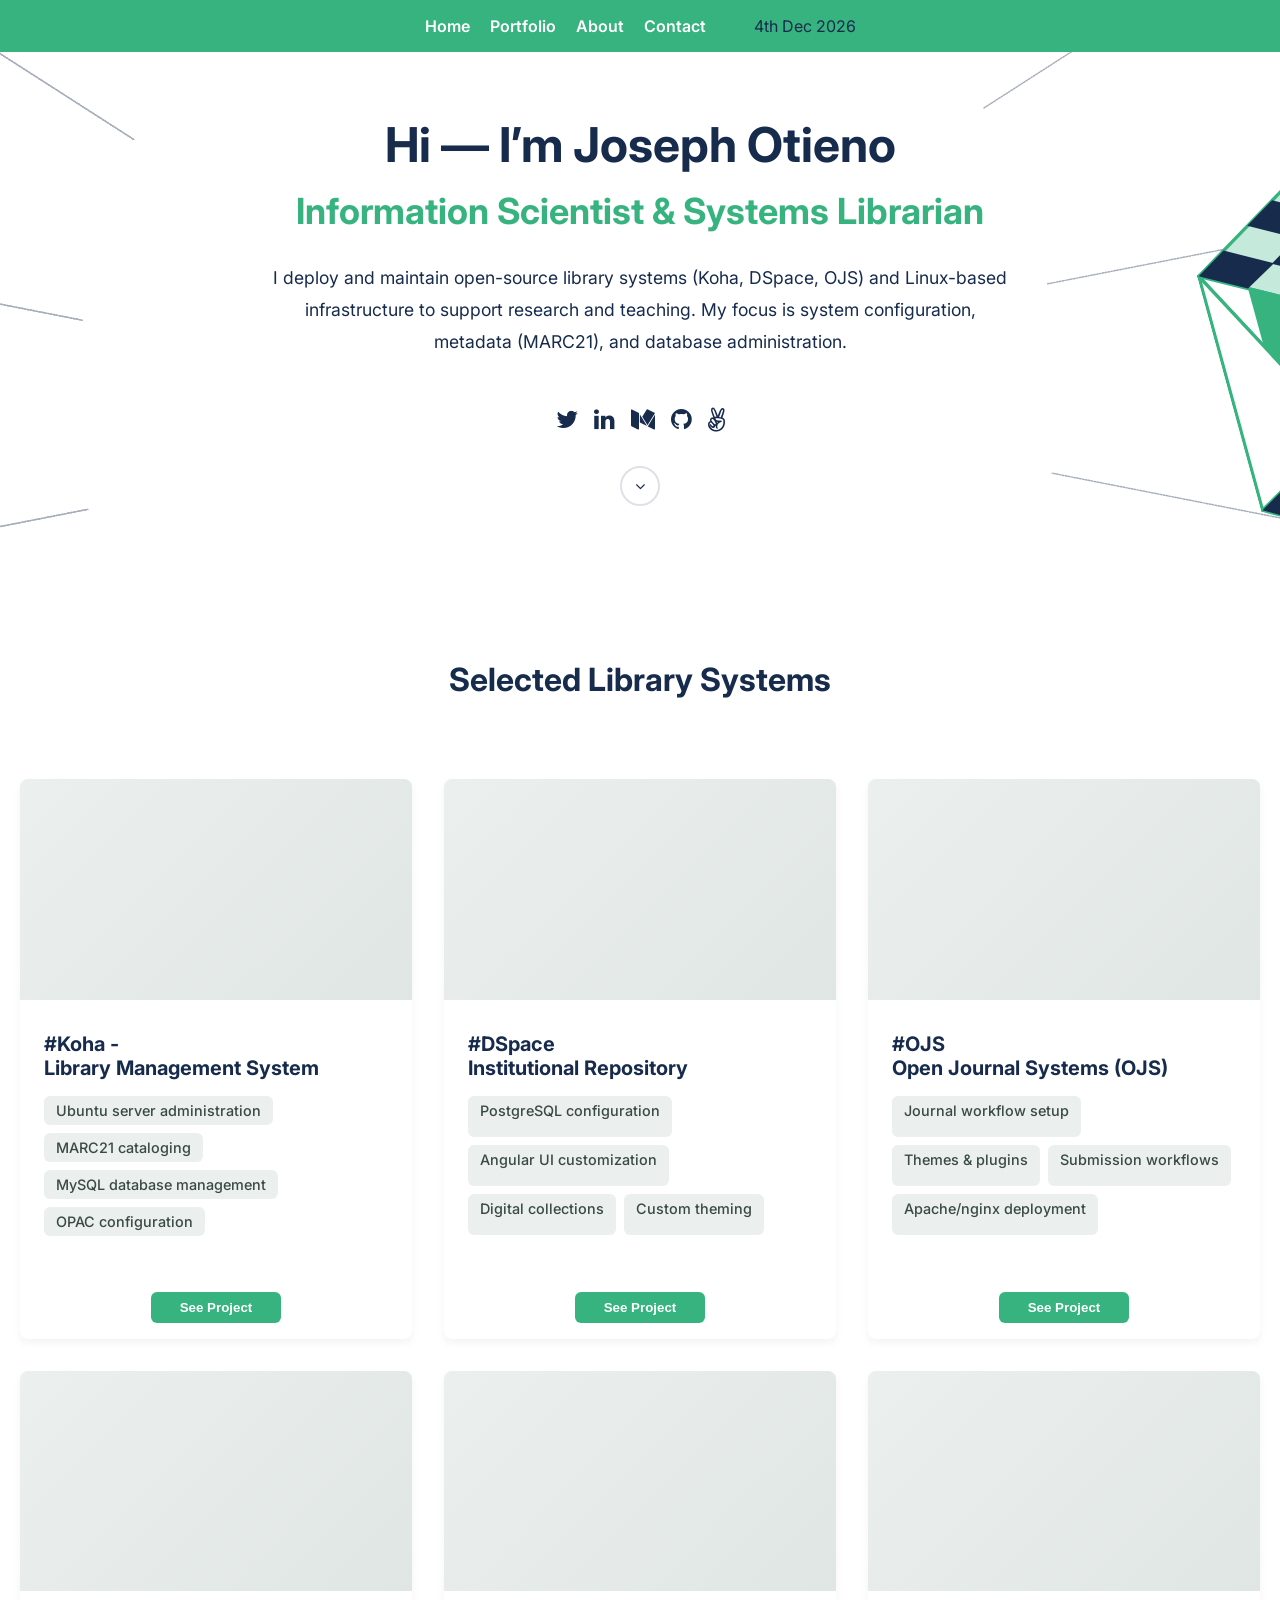
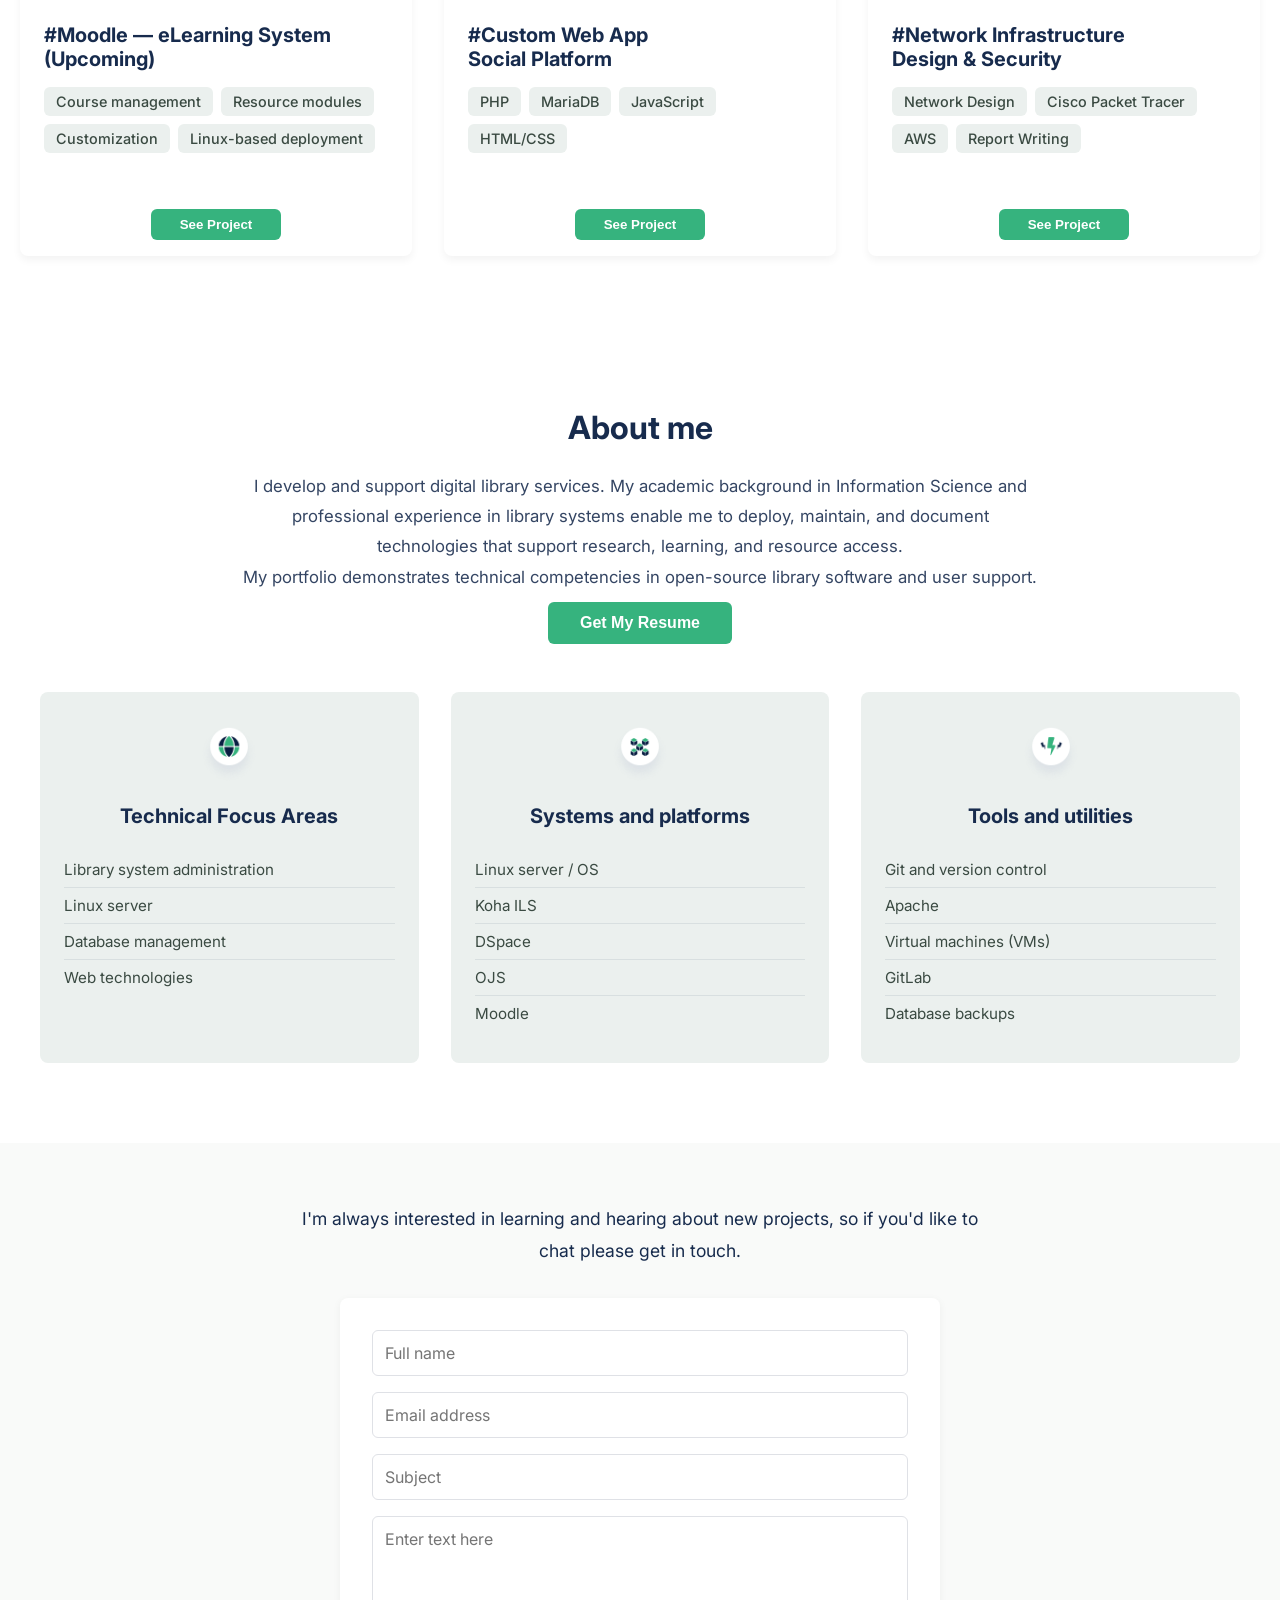
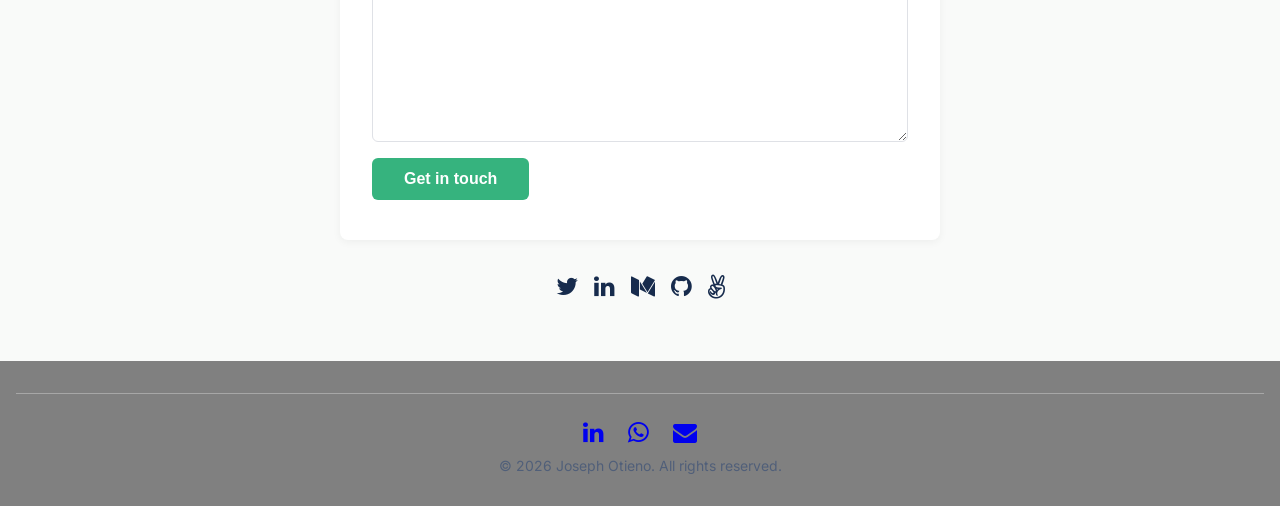
<file: index.html>
<!DOCTYPE html>
<html lang="en">
<head>
    <meta charset="UTF-8">
    <title>Joseph Otieno — Information Science Portfolio</title>
    <meta http-equiv="X-UA-Compatible" content="IE=edge">
    <meta name="viewport" content="width=device-width, initial-scale=1.0">
    
    <!-- FontAwesome for navigation icons -->
    <link rel="stylesheet" href="https://cdnjs.cloudflare.com/ajax/libs/font-awesome/4.7.0/css/font-awesome.min.css">
    
    <!-- Link to external CSS -->
    <link rel="stylesheet" href="./app.css">
    
    <!-- Google Fonts: Inter -->
    <link href="https://fonts.googleapis.com/css2?family=Inter:wght@500;600;700&display=swap" rel="stylesheet">
</head>
<body>

  <!-- Mobile Header -->
  <header class="head">
    <div class="heading_container">
      <a class="head_heading">Joseph Otieno — Information Science Portfolio</a>
    </div>
    <nav class="head_icon_holder" id="icon">
      <i class="fa fa-bars icon"></i>
      <div class="menu_holder" id="menu">
        <i class="fa fa-close" id="close"></i>
        <ul class="menu_links">
          <li><a href="#Home">Home</a></li>
          <li><a href="#Portfolio">Portfolio</a></li>
          <li><a href="#About">About</a></li>
          <li><a href="#contact">Contact</a></li>
        </ul>
      </div>
    </nav>
  </header>
  
<!-- Desktop Header -->
<header class="head_desktop" style="background-color: #36b37e; position: absolute; width: 100%;">
  <nav class="head_desktop_nav">
    <div class="nav_links">
      <a href="#Home">Home</a>
      <a href="#Portfolio">Portfolio</a>
      <a href="#About">About</a>
      <a href="#contact">Contact</a>
    </div>
    <div class="nav_date" id="nav_date"></div>
  </nav>
</header>


  <!-- Hero Section -->
  <div class="main">
    <article class="main_article">
      <h1 class="main_article_heading">
        Hi — I’m Joseph Otieno
        <u><br>Information Scientist & Systems Librarian</u>
      </h1>
      <p class="main_article_paragraph"> 
        I deploy and maintain open-source library systems (Koha, DSpace, OJS) and Linux-based infrastructure to support research and teaching. My focus is system configuration, metadata (MARC21), and database administration.
      </p>
    </article>

    <ul class="links">
      <li><i class="fa fa-twitter"></i></li>
      <li><i class="fa fa-linkedin"></i></li>
      <li><i class="fa fa-medium"></i></li>
      <li><i class="fa fa-github"></i></li>
      <li><i class="fa fa-angellist"></i></li>
    </ul>

    <nav class="arrow_down">
      <i class="fa fa-angle-down"></i>
    </nav>
  </div>

  <!-- Portfolio Section -->
  <main class="work" id="Portfolio">
    <hgroup class="work_header">
      <h2>Selected Library Systems</h2>
    </hgroup>
    <section class="work_body">
      <div id="project1amend1" class="details_amend"></div>
      <div id="project1amend1desc" class="details_amenddesc">
        <div id="project1amend1desc2"></div>
      </div>

      <!-- Project 1 -->
      <div class="project_one projects">
        <figure class="projectone_figure figures"></figure>
        <article class="projectone_details details">
          <h2>#Koha -<br>Library Management System</h2>
          <ul>
            <li>Ubuntu server administration</li>
            <li>MARC21 cataloging</li>
            <li>MySQL database management</li>
            <li>OPAC configuration</li>
          </ul>
        </article>
        <button type="button" class="see_project_button_1 main_buttons" onclick="getId(this.id)" id="1">
          See Project
        </button>
      </div>

      <!-- Project 2 -->
      <div class="project_two projects">
        <figure class="projecttwo_figure figures"></figure>
        <article class="projecttwo_details details">
          <h2>#DSpace<br>Institutional Repository</h2>
          <ul>
            <li>PostgreSQL configuration</li>
            <li>Angular UI customization</li>
            <li>Digital collections</li>
            <li>Custom theming</li>
          </ul>
        </article>
        <button type="button" class="see_project_button_2 main_buttons" onclick="getId(this.id)" id="2">
          See Project
        </button>
      </div>

      <!-- Project 3 -->
      <div class="project_three projects">
        <figure class="projectthree_figure figures"></figure>
        <article class="projectthree_details details">
          <h2>#OJS <br>Open Journal Systems (OJS)</h2>
          <ul>
            <li>Journal workflow setup</li>
            <li>Themes & plugins</li>
            <li>Submission workflows</li>
            <li>Apache/nginx deployment</li>
          </ul>
        </article>
        <button type="button" class="see_project_button_3 main_buttons" onclick="getId(this.id)" id="3">
          See Project
        </button>
      </div>

      <!-- Project 4 -->
      <div class="project_four projects">
        <figure class="projectfour_figure figures"></figure>
        <article class="projectfour_details details">
          <h2>#Moodle — eLearning System<br> <span class="upcoming">(Upcoming)</span></h2>
          <ul>
            <li>Course management</li>
            <li>Resource modules</li>
            <li>Customization</li>
            <li>Linux-based deployment</li>
          </ul>
        </article>
        <button type="button" class="see_project_button_4 main_buttons" onclick="getId(this.id)" id="4">
          See Project
        </button>
      </div>

      <!-- Project 5 -->
      <div class="project_five projects">
        <figure class="projectfive_figure figures"></figure>
        <article class="projectfive_details details">
          <h2>#Custom Web App<br>Social Platform</h2>
          <ul>
            <li>PHP</li>
            <li>MariaDB</li>
            <li>JavaScript</li>
            <li>HTML/CSS</li>
          </ul>
        </article>
        <button type="button" class="see_project_button_5 main_buttons" onclick="getId(this.id)" id="5">
          See Project
        </button>
      </div>

      <!-- Project 6 -->
      <div class="project_six projects">
        <figure class="projectsix_figure figures"></figure>
        <article class="projectsix_details details">
          <h2>#Network Infrastructure<br>Design & Security</h2>
          <ul>
            <li>Network Design</li>
            <li>Cisco Packet Tracer</li>
            <li>AWS</li>
            <li>Report Writing</li>
          </ul>
        </article>
        <button type="button" class="see_project_button_6 main_buttons" onclick="getId(this.id)" id="6">
          See Project
        </button>
      </div>
    </section>
  </main>

  <!-- About Section -->
  <div class="aboutme" id="About">
    <article class="aboutme_header">
      <h2>About me</h2>
      <p style="margin-bottom: 10px;">
        I develop and support digital library services. My academic background in Information Science and professional experience in library systems enable me to deploy, maintain, and document technologies that support research, learning, and resource access.
        <br>
        My portfolio demonstrates technical competencies in open-source library software and user support.
      </p>
      <button type="button">Get My Resume</button>
    </article>

    <div class="aboutme_categories" style="margin-bottom: 20px; margin-top: 30px;">
      <div class="languages categories">
        <figure>
          <img src="./assets/about/language1.png" alt="languages icon">
        </figure>
        <h2>Technical Focus Areas</h2>
        <ul>
          <li>Library system administration</li>
          <li>Linux server</li>
          <li>Database management</li>
          <li>Web technologies</li>
        </ul>
      </div>

      <div class="framework categories">
        <figure>
          <img src="./assets/about/framework1.png" alt="framework icon">
        </figure>
        <h2>Systems and platforms</h2>
        <ul>
          <li>Linux server / OS</li>
          <li>Koha ILS</li>
          <li>DSpace</li>
          <li>OJS</li>
          <li>Moodle</li>
        </ul>
      </div>

      <div class="skill categories">
        <figure>
          <img src="./assets/about/skills.png" alt="skills icon">
        </figure>
        <h2>Tools and utilities</h2>
        <ul>
          <li>Git and version control</li>
          <li>Apache</li>
          <li>Virtual machines (VMs)</li>
          <li>GitLab</li>
          <li>Database backups</li>
        </ul>
      </div>
    </div>
  </div>

  <!-- Contact Section -->
  <div class="contact" id="contact">
    <article class="reach_out">
      <p>
        I'm always interested in learning and hearing about new projects, so if you'd like to chat please get in touch.
      </p>
    </article>

    <form action="" method="post" class="contact_form" id="form">
  <fieldset class="form_fieldset">
     <!-- Message container at the top -->
    <div id="form_message_status" style="
      font-size: 1.4rem;
      font-weight: 600;
      text-align: center;
      margin-bottom: 1rem;
      padding: 0.5rem;
      border-radius: 5px;
      display: none;">
    </div>

    <input type="text" name="user_name" id="form_name" placeholder="Full name" maxlength="30" required>
    <input type="email" name="email" id="form_email" placeholder="Email address" maxlength="30" required>
    <input type="text" name="subject" id="form_subject" placeholder="Subject" maxlength="50" required>
    <textarea name="message" id="form_message" placeholder="Enter text here" cols="30" rows="10" maxlength="500" required></textarea>
    <button type="submit" id="form_button">Get in touch</button>
    <span id="error" class="error" aria-live="polite"></span>
  </fieldset>
     </form>


    <ul class="form_links">
      <li><i class="fa fa-twitter"></i></li>
      <li><i class="fa fa-linkedin"></i></li>
      <li><i class="fa fa-medium"></i></li>
      <li><i class="fa fa-github"></i></li>
      <li><i class="fa fa-angellist"></i></li>
    </ul>
  </div>

  <!-- Footer -->
 <footer>
  <div class="line"></div>
  <ul class="form_links_desktop">
    <li>
      <a href="https://www.linkedin.com/in/yourprofile" target="_blank" rel="noopener">
        <i class="fa fa-linkedin"></i>
      </a>
    </li>
    <li>
      <a href="https://wa.me/yourwhatsappphonenumber" target="_blank" rel="noopener">
        <i class="fa fa-whatsapp"></i>
      </a>
    </li>
    <li>
      <a href="mailto:youremail@example.com">
        <i class="fa fa-envelope"></i>
      </a>
    </li>
  </ul>
  <p style="text-align: center; margin-top: 10px; color: #505f79; font-size: 14px;">
    &copy; <span id="currentYear"></span> Joseph Otieno. All rights reserved.
  </p>
  <script>
    // Dynamically insert current year
    document.getElementById('currentYear').textContent = new Date().getFullYear();
  </script>
</footer>


  <script src="./app.js"></script>
</body>
</html>
</file>
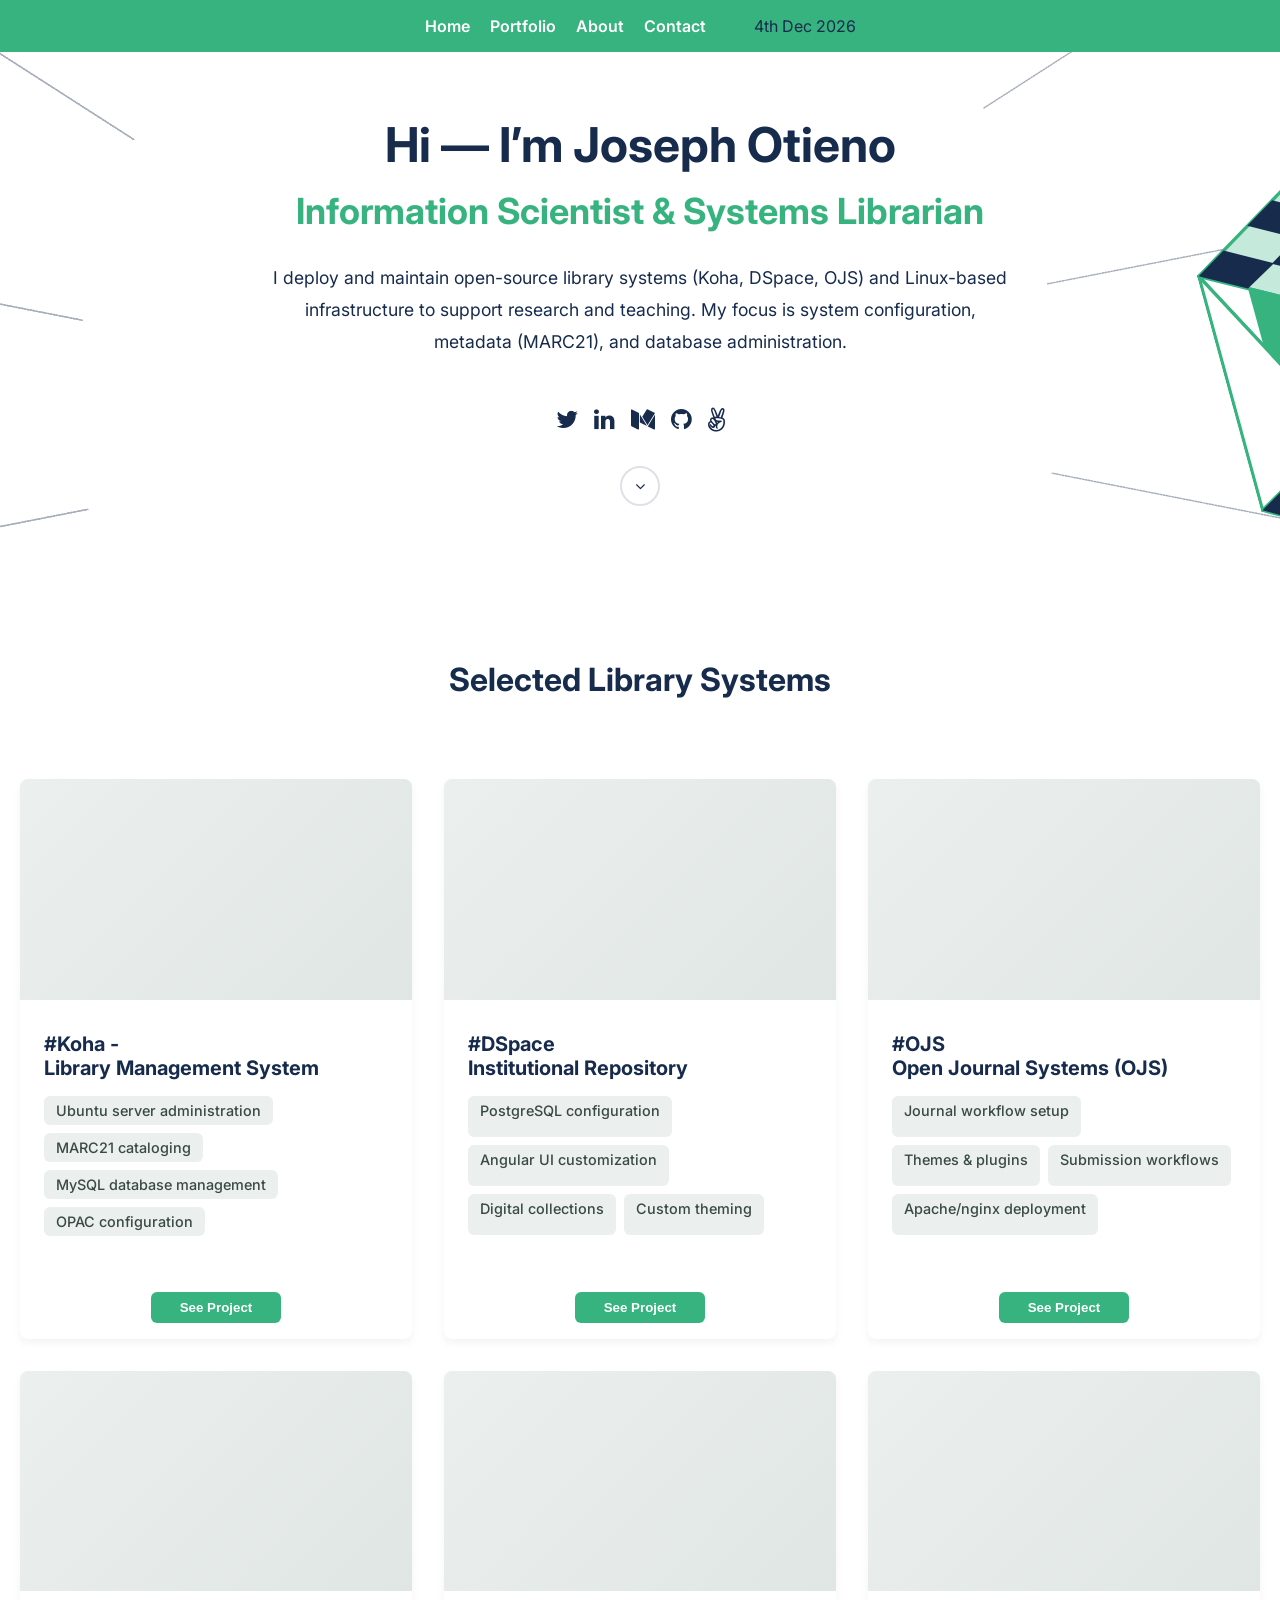
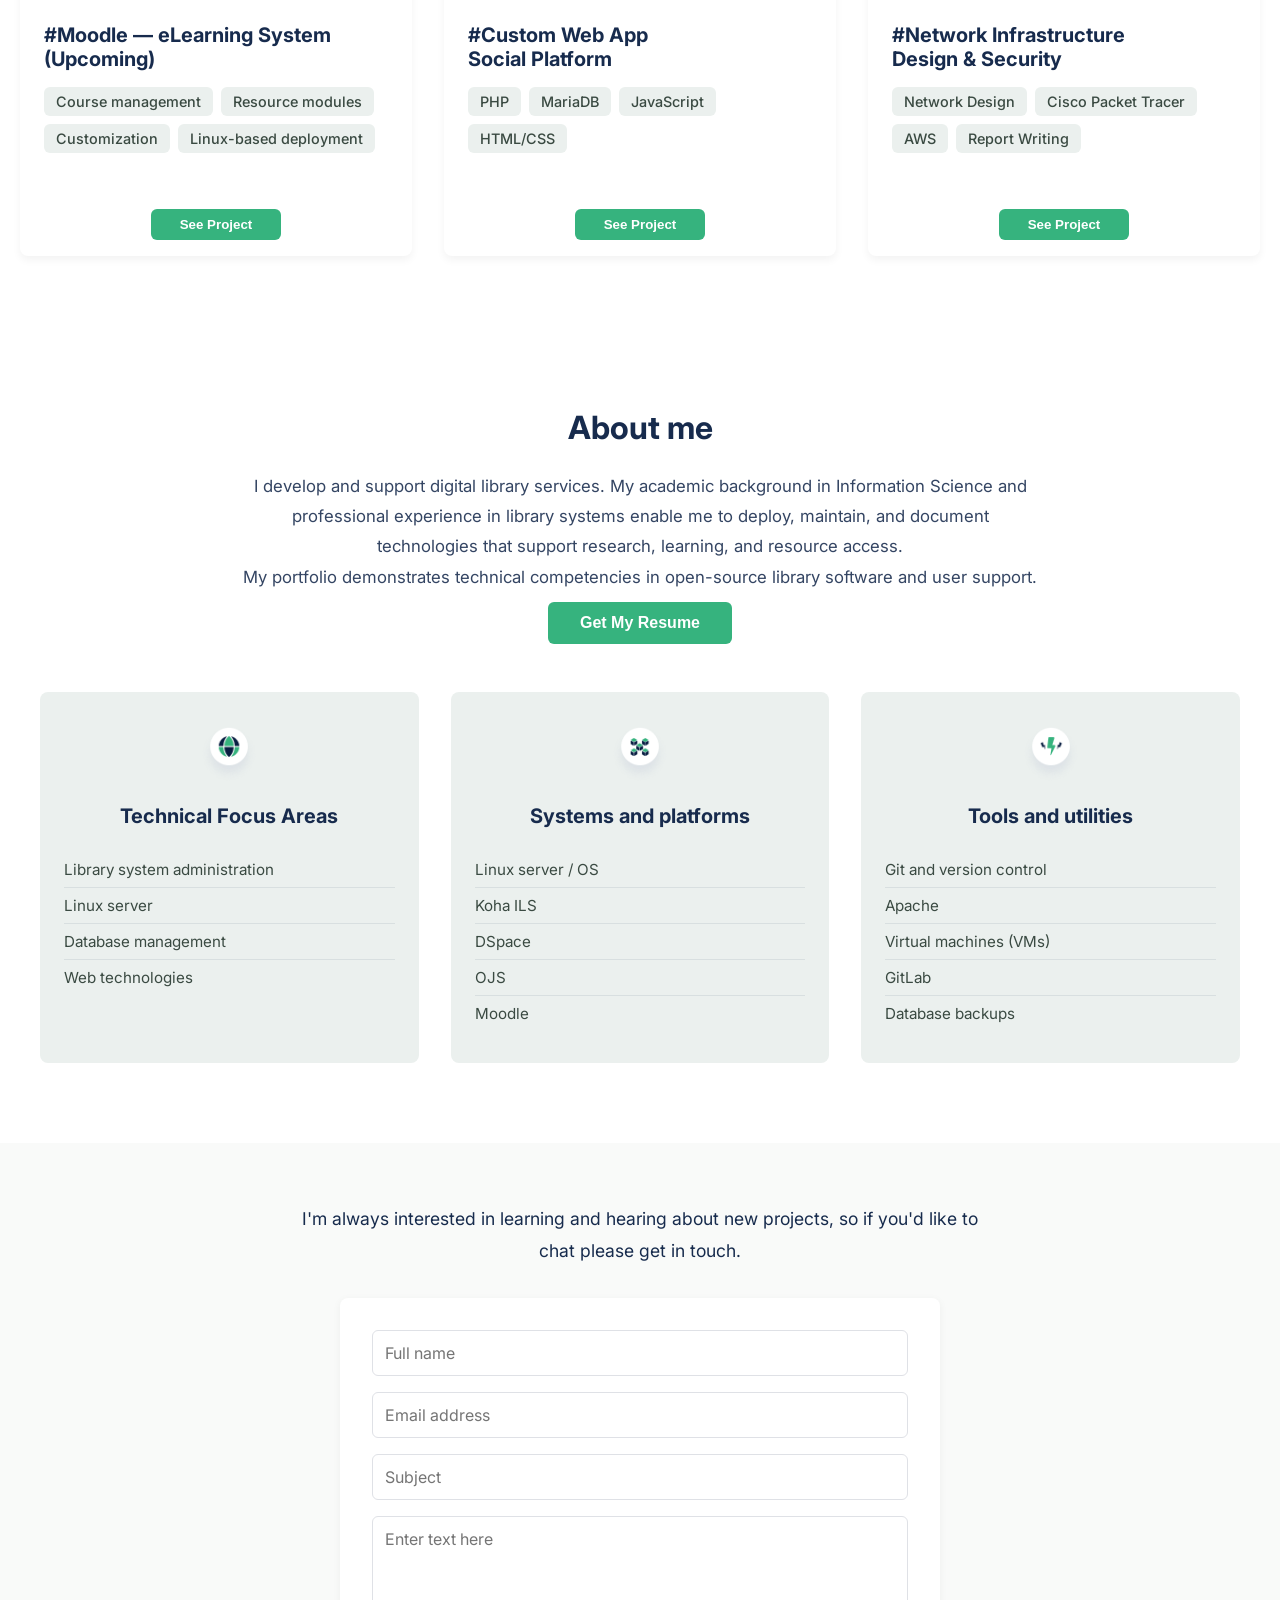
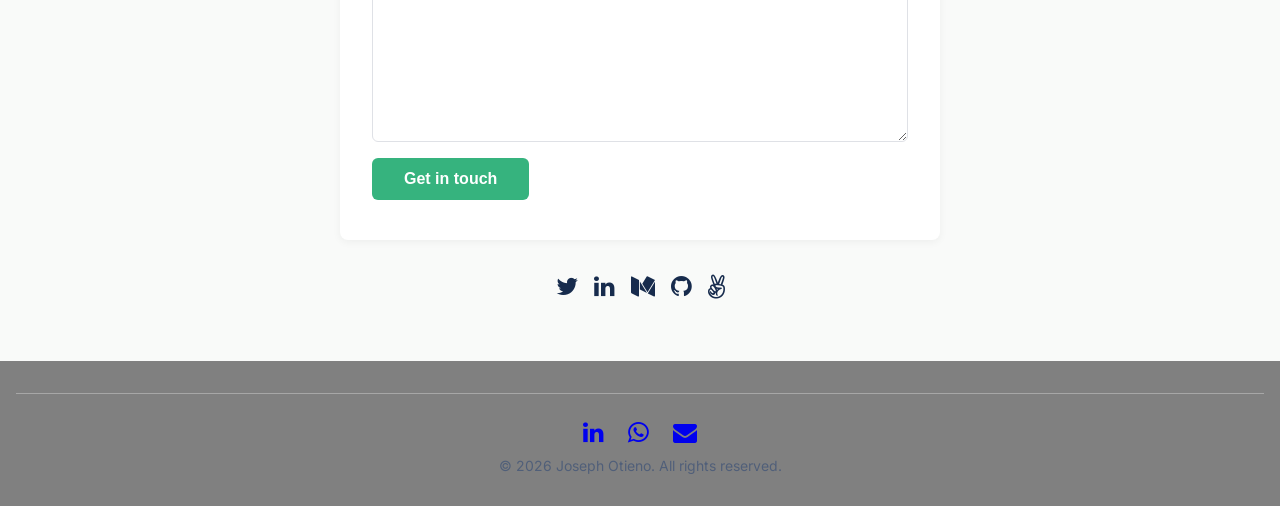
<file: app.html>
<!DOCTYPE html>
<html lang="en">
<head>
    <meta charset="UTF-8">
    <title>Joseph Otieno — Information Science Portfolio</title>
    <meta http-equiv="X-UA-Compatible" content="IE=edge">
    <meta name="viewport" content="width=device-width, initial-scale=1.0">
    
    <!-- FontAwesome for navigation icons -->
    <link rel="stylesheet" href="https://cdnjs.cloudflare.com/ajax/libs/font-awesome/4.7.0/css/font-awesome.min.css">
    
    <!-- Link to external CSS -->
    <link rel="stylesheet" href="./app.css">
    
    <!-- Google Fonts: Inter -->
    <link href="https://fonts.googleapis.com/css2?family=Inter:wght@500;600;700&display=swap" rel="stylesheet">
</head>
<body>

  <!-- Mobile Header -->
  <header class="head">
    <div class="heading_container">
      <a class="head_heading">Joseph Otieno — Information Science Portfolio</a>
    </div>
    <nav class="head_icon_holder" id="icon">
      <i class="fa fa-bars icon"></i>
      <div class="menu_holder" id="menu">
        <i class="fa fa-close" id="close"></i>
        <ul class="menu_links">
          <li><a href="#Home">Home</a></li>
          <li><a href="#Portfolio">Portfolio</a></li>
          <li><a href="#About">About</a></li>
          <li><a href="#contact">Contact</a></li>
        </ul>
      </div>
    </nav>
  </header>
  
<!-- Desktop Header -->
<header class="head_desktop" style="background-color: #36b37e; position: absolute; width: 100%;">
  <nav class="head_desktop_nav">
    <div class="nav_links">
      <a href="#Home">Home</a>
      <a href="#Portfolio">Portfolio</a>
      <a href="#About">About</a>
      <a href="#contact">Contact</a>
    </div>
    <div class="nav_date" id="nav_date"></div>
  </nav>
</header>


  <!-- Hero Section -->
  <div class="main">
    <article class="main_article">
      <h1 class="main_article_heading">
        Hi — I’m Joseph Otieno
        <u><br>Information Scientist & Systems Librarian</u>
      </h1>
      <p class="main_article_paragraph"> 
        I deploy and maintain open-source library systems (Koha, DSpace, OJS) and Linux-based infrastructure to support research and teaching. My focus is system configuration, metadata (MARC21), and database administration.
      </p>
    </article>

    <ul class="links">
      <li><i class="fa fa-twitter"></i></li>
      <li><i class="fa fa-linkedin"></i></li>
      <li><i class="fa fa-medium"></i></li>
      <li><i class="fa fa-github"></i></li>
      <li><i class="fa fa-angellist"></i></li>
    </ul>

    <nav class="arrow_down">
      <i class="fa fa-angle-down"></i>
    </nav>
  </div>

  <!-- Portfolio Section -->
  <main class="work" id="Portfolio">
    <hgroup class="work_header">
      <h2>Selected Library Systems</h2>
    </hgroup>
    <section class="work_body">
      <div id="project1amend1" class="details_amend"></div>
      <div id="project1amend1desc" class="details_amenddesc">
        <div id="project1amend1desc2"></div>
      </div>

      <!-- Project 1 -->
      <div class="project_one projects">
        <figure class="projectone_figure figures"></figure>
        <article class="projectone_details details">
          <h2>#Koha -<br>Library Management System</h2>
          <ul>
            <li>Ubuntu server administration</li>
            <li>MARC21 cataloging</li>
            <li>MySQL database management</li>
            <li>OPAC configuration</li>
          </ul>
        </article>
        <button type="button" class="see_project_button_1 main_buttons" onclick="getId(this.id)" id="1">
          See Project
        </button>
      </div>

      <!-- Project 2 -->
      <div class="project_two projects">
        <figure class="projecttwo_figure figures"></figure>
        <article class="projecttwo_details details">
          <h2>#DSpace<br>Institutional Repository</h2>
          <ul>
            <li>PostgreSQL configuration</li>
            <li>Angular UI customization</li>
            <li>Digital collections</li>
            <li>Custom theming</li>
          </ul>
        </article>
        <button type="button" class="see_project_button_2 main_buttons" onclick="getId(this.id)" id="2">
          See Project
        </button>
      </div>

      <!-- Project 3 -->
      <div class="project_three projects">
        <figure class="projectthree_figure figures"></figure>
        <article class="projectthree_details details">
          <h2>#OJS <br>Open Journal Systems (OJS)</h2>
          <ul>
            <li>Journal workflow setup</li>
            <li>Themes & plugins</li>
            <li>Submission workflows</li>
            <li>Apache/nginx deployment</li>
          </ul>
        </article>
        <button type="button" class="see_project_button_3 main_buttons" onclick="getId(this.id)" id="3">
          See Project
        </button>
      </div>

      <!-- Project 4 -->
      <div class="project_four projects">
        <figure class="projectfour_figure figures"></figure>
        <article class="projectfour_details details">
          <h2>#Moodle — eLearning System<br> <span class="upcoming">(Upcoming)</span></h2>
          <ul>
            <li>Course management</li>
            <li>Resource modules</li>
            <li>Customization</li>
            <li>Linux-based deployment</li>
          </ul>
        </article>
        <button type="button" class="see_project_button_4 main_buttons" onclick="getId(this.id)" id="4">
          See Project
        </button>
      </div>

      <!-- Project 5 -->
      <div class="project_five projects">
        <figure class="projectfive_figure figures"></figure>
        <article class="projectfive_details details">
          <h2>#Custom Web App<br>Social Platform</h2>
          <ul>
            <li>PHP</li>
            <li>MariaDB</li>
            <li>JavaScript</li>
            <li>HTML/CSS</li>
          </ul>
        </article>
        <button type="button" class="see_project_button_5 main_buttons" onclick="getId(this.id)" id="5">
          See Project
        </button>
      </div>

      <!-- Project 6 -->
      <div class="project_six projects">
        <figure class="projectsix_figure figures"></figure>
        <article class="projectsix_details details">
          <h2>#Network Infrastructure<br>Design & Security</h2>
          <ul>
            <li>Network Design</li>
            <li>Cisco Packet Tracer</li>
            <li>AWS</li>
            <li>Report Writing</li>
          </ul>
        </article>
        <button type="button" class="see_project_button_6 main_buttons" onclick="getId(this.id)" id="6">
          See Project
        </button>
      </div>
    </section>
  </main>

  <!-- About Section -->
  <div class="aboutme" id="About">
    <article class="aboutme_header">
      <h2>About me</h2>
      <p style="margin-bottom: 10px;">
        I develop and support digital library services. My academic background in Information Science and professional experience in library systems enable me to deploy, maintain, and document technologies that support research, learning, and resource access.
        <br>
        My portfolio demonstrates technical competencies in open-source library software and user support.
      </p>
      <button type="button">Get My Resume</button>
    </article>

    <div class="aboutme_categories" style="margin-bottom: 20px; margin-top: 30px;">
      <div class="languages categories">
        <figure>
          <img src="./assets/about/language1.png" alt="languages icon">
        </figure>
        <h2>Technical Focus Areas</h2>
        <ul>
          <li>Library system administration</li>
          <li>Linux server</li>
          <li>Database management</li>
          <li>Web technologies</li>
        </ul>
      </div>

      <div class="framework categories">
        <figure>
          <img src="./assets/about/framework1.png" alt="framework icon">
        </figure>
        <h2>Systems and platforms</h2>
        <ul>
          <li>Linux server / OS</li>
          <li>Koha ILS</li>
          <li>DSpace</li>
          <li>OJS</li>
          <li>Moodle</li>
        </ul>
      </div>

      <div class="skill categories">
        <figure>
          <img src="./assets/about/skills.png" alt="skills icon">
        </figure>
        <h2>Tools and utilities</h2>
        <ul>
          <li>Git and version control</li>
          <li>Apache</li>
          <li>Virtual machines (VMs)</li>
          <li>GitLab</li>
          <li>Database backups</li>
        </ul>
      </div>
    </div>
  </div>

  <!-- Contact Section -->
  <div class="contact" id="contact">
    <article class="reach_out">
      <p>
        I'm always interested in learning and hearing about new projects, so if you'd like to chat please get in touch.
      </p>
    </article>

    <form action="https://formspree.io/f/xldqlwel" method="post" class="contact_form" id="form">
  <fieldset class="form_fieldset">
     <!-- Message container at the top -->
    <div id="form_message_status" style="
      font-size: 1.4rem;
      font-weight: 600;
      text-align: center;
      margin-bottom: 1rem;
      padding: 0.5rem;
      border-radius: 5px;
      display: none;">
    </div>

    <input type="text" name="user_name" id="form_name" placeholder="Full name" maxlength="30" required>
    <input type="email" name="email" id="form_email" placeholder="Email address" maxlength="30" required>
    <input type="text" name="subject" id="form_subject" placeholder="Subject" maxlength="50" required>
    <textarea name="message" id="form_message" placeholder="Enter text here" cols="30" rows="10" maxlength="500" required></textarea>
    <button type="submit" id="form_button">Get in touch</button>
    <span id="error" class="error" aria-live="polite"></span>
  </fieldset>
     </form>


    <ul class="form_links">
      <li><i class="fa fa-twitter"></i></li>
      <li><i class="fa fa-linkedin"></i></li>
      <li><i class="fa fa-medium"></i></li>
      <li><i class="fa fa-github"></i></li>
      <li><i class="fa fa-angellist"></i></li>
    </ul>
  </div>

  <!-- Footer -->
 <footer>
  <div class="line"></div>
  <ul class="form_links_desktop">
    <li>
      <a href="https://www.linkedin.com/in/yourprofile" target="_blank" rel="noopener">
        <i class="fa fa-linkedin"></i>
      </a>
    </li>
    <li>
      <a href="https://wa.me/yourwhatsappphonenumber" target="_blank" rel="noopener">
        <i class="fa fa-whatsapp"></i>
      </a>
    </li>
    <li>
      <a href="mailto:youremail@example.com">
        <i class="fa fa-envelope"></i>
      </a>
    </li>
  </ul>
  <p style="text-align: center; margin-top: 10px; color: #505f79; font-size: 14px;">
    &copy; <span id="currentYear"></span> Joseph Otieno. All rights reserved.
  </p>
  <script>
    // Dynamically insert current year
    document.getElementById('currentYear').textContent = new Date().getFullYear();
  </script>
</footer>


  <script src="./app.js"></script>
</body>
</html>
</file>
<file: app.css>
/* ================= GLOBAL RESET ================= */
*,
*::before,
*::after {
  box-sizing: border-box;
  margin: 0;
  padding: 0;
}

html, body {
  width: 100%;
  min-height: 100%;
  font-family: 'Inter', system-ui, -apple-system, 'Segoe UI', Roboto, Helvetica, Arial, sans-serif;
  background: #fff;
  color: #172b4d;
  scroll-behavior: smooth;
}

/* ================= HEADER ================= */
.head {
  display: flex;
  align-items: center;
  justify-content: space-between;
  padding: 1rem 16px;
  z-index: 100;
  background-color: #fff;
  box-shadow: 0 2px 4px rgba(0,0,0,0.05);
  position: relative;
  min-height: 60px;
}

.head_desktop {
  display: flex;
  width: 100%;
  align-items: center;
  background-color: #36b37e;
  padding: 0 2rem;
  justify-content:space-between;
  position: sticky;
  top: 0;
  z-index: 99;
}

.head_heading {
  font-weight: 600;
  font-size: 1.25rem;
  color: #28352f;
  word-break: break-word;
}

.head_icon_holder .icon {
  font-size: 1.5rem;
  cursor: pointer;
}

/* Desktop nav */
.head_desktop_nav a {
  text-decoration: none;
  color: #fff;
  margin-right: 1rem;
  font-weight: 600;
  transition: 0.3s ease;
}

.head_desktop_nav a:hover {
  color: #111;
}
.head_desktop_nav {
  display: flex;
  align-items: center;
  gap: 1rem; /* spacing between links */
}
/* ================= NAV MENU ================= */
.menu_holder {
  display: flex;
  position: fixed;
  flex-direction: column;
  align-items: flex-start;
  transition: right 0.3s ease-in-out; /*smooth slide*/
  justify-content: space-between;
  top: 0;
  left: 0;
  right: -100%;
  width:100%;
  padding:2rem;
  height: 100vh;
  background: #fff;
  z-index: 1000;
}

.menu_holder_display {
  right:0; /* slide in when active*/
}

.menu_links {
  display: flex;
  flex-direction: column;
  gap: 2rem;
  width: 100%;
  padding: 0;
  margin-top: 4rem;
  list-style: none;
  font-size: 1.5rem;
  font-weight: 600;
}

.menu_links li a {
  color: #3a4a42;
  text-decoration: none;
}

.menu_links li:hover a {
  text-decoration: underline;
}
/*close icon styling */
#close {
  align-self: flex-end;
  font-size: 1.5rem;
  cursor: pointer;

}

/* ================= HERO ================= */
.main {
  text-align: center;
  padding: 80px 20px 60px;
  background: url(./assets/main/exportsmall.svg) no-repeat center/cover;
  background-attachment: fixed;
  min-height: 600px;
  display: flex;
  flex-direction: column;
  justify-content: center;
  align-items: center;
}

.main_article_heading {
  font-size: 2rem;
  font-weight: 700;
  line-height: 1.3;
  margin-bottom: 1rem;
}

.main_article_heading u {
  color: #36b37e;
  text-decoration: none;
  font-size: 1.75rem;
}

.main_article_paragraph {
  font-size: 1.1rem;
  line-height: 1.8;
  max-width: 750px;
  margin: 1.5rem auto;
}

/* Scroll arrow */
.arrow_down {
  display: inline-flex;
  justify-content: center;
  align-items: center;
  margin-top: 2rem;
  width: 40px;
  height: 40px;
  border: 2px solid #dfe1e6;
  border-radius: 50%;
  cursor: pointer;
  transition: 0.3s ease;
}

.arrow_down:hover {
  background: #36b37e;
  color: #fff;
  transform: scale(1.1);
}

/* ================= SOCIAL LINKS ================= */
.links, .form_links, .form_links_desktop {
  display: flex;
  gap: 16px;
  justify-content: center;
  list-style: none;
  margin-top: 1.5rem;
}

.links li, .form_links li, .form_links_desktop li {
  font-size: 1.5rem;
  cursor: pointer;
  transition: 0.3s ease;
}

.links li:hover, .form_links li:hover, .form_links_desktop li:hover {
  color: #36b37e;
  transform: scale(1.2);
}

/* ================= PROJECT CARDS ================= */
.work {
  padding: 60px 20px;
  background: #fff;
}

.work_header {
  text-align: center;
  margin-bottom: 3rem;
}

.work_header h2 {
  font-size: 2rem;
  font-weight: 700;
  color: #172b4d;
}

.work_body {
  display: grid;
  gap: 2rem;
  padding: 2rem 0;
  grid-template-columns: 1fr;
  max-width: 1400px;
  margin: 0 auto;
}

.projects {
  border-radius: 8px;
  overflow: hidden;
  background: #fff;
  box-shadow: 0 4px 8px rgba(0,0,0,0.05);
  transition: transform 0.3s ease, box-shadow 0.3s ease;
  display: flex;
  flex-direction: column;
}

.projects:hover {
  transform: translateY(-5px);
  box-shadow: 0 10px 20px rgba(0,0,0,0.1);
}

.figures {
  width: 100%;
  aspect-ratio: 16/9;
  background: linear-gradient(135deg, #ebf0ee 0%, #e0e6e3 100%);
  object-fit: cover;
}

.details {
  padding: 1.5rem;
  flex-grow: 1;
  display: flex;
  flex-direction: column;
}

.details h2 {
  font-size: 1.25rem;
  font-weight: 700;
  margin: 0.5rem 0 1rem;
  color: #172b4d;
}

.details ul {
  list-style: none;
  display: flex;
  flex-wrap: wrap;
  gap: 8px;
  justify-content: flex-start;
  margin-bottom: 1rem;
  flex-grow: 1;
}

.details ul li {
  background: #ebf0ee;
  padding: 6px 12px;
  border-radius: 6px;
  font-size: 0.9rem;
  font-weight: 500;
  color: #3a4a42;
}

/* Project details amendment display */
.details_amend {
  display: none;
  position: fixed;
  top: 0;
  left: 0;
  width: 100%;
  height: 100%;
  background: rgba(0, 0, 0, 0.7);
  z-index: 500;
  padding: 1rem;
  overflow-y: auto;
  flex-direction: column;
  justify-content: center;
  align-items: center;
}

.details_amend.detailsssx {
  display: flex;
}

.details_amenddesc {
  display: none;
  position: fixed;
  top: 0;
  left: 0;
  width: 100%;
  height: 100%;
  background: rgba(0, 0, 0, 0.7);
  z-index: 500;
  padding: 1rem;
  overflow-y: auto;
  flex-direction: column;
  justify-content: center;
  align-items: center;
}

.details_amenddesc.details_ammenddescreverse {
  display: flex;
}

.details_amenddesc img {
  max-width: 100%;
  height: auto;
}

/* Project buttons */
.main_buttons {
  display: block;
  width: 130px;
  margin: 1rem auto;
  padding: 0.5rem 0;
  font-weight: 600;
  color: #fff;
  background: #36b37e;
  border: none;
  border-radius: 6px;
  cursor: pointer;
  transition: 0.3s ease;
}

.main_buttons:hover {
  background: #111;
  transform: scale(1.05);
}

/* ================= ABOUT ================= */
.aboutme {
  padding: 60px 20px;
  text-align: center;
  background: #fff;
}

.aboutme_header {
  max-width: 800px;
  margin: 0 auto 3rem;
}

.aboutme_header h2 {
  font-size: 2rem;
  margin-bottom: 1.5rem;
  color: #172b4d;
  font-weight: 700;
}

.aboutme_header p {
  font-size: 1.05rem;
  line-height: 1.8;
  color: #344563;
  margin-bottom: 2rem;
}

.aboutme_header button {
  padding: 0.75rem 2rem;
  font-size: 1rem;
  font-weight: 600;
  color: #fff;
  background: #36b37e;
  border: none;
  border-radius: 6px;
  cursor: pointer;
  transition: 0.3s ease;
}

.aboutme_header button:hover {
  background: #2a9d6d;
  transform: translateY(-2px);
}

.aboutme_categories {
  display: grid;
  gap: 2rem;
  grid-template-columns: repeat(auto-fit, minmax(260px, 1fr));
  margin-top: 2rem;
  max-width: 1200px;
  margin-left: auto;
  margin-right: auto;
}

.categories {
  background: #ebf0ee;
  padding: 2rem 1.5rem;
  border-radius: 8px;
  transition: transform 0.3s ease, box-shadow 0.3s ease;
  text-align: center;
}

.categories:hover {
  transform: translateY(-5px);
  box-shadow: 0 10px 20px rgba(0,0,0,0.1);
  background: #e0e6e3;
}

.categories figure {
  margin-bottom: 1rem;
}

.categories figure img {
  max-width: 60px;
  height: auto;
}

.categories h2 {
  font-size: 1.25rem;
  margin: 1rem 0 1.5rem;
  color: #172b4d;
  font-weight: 700;
}

.categories ul {
  list-style: none;
  padding: 0;
  text-align: left;
}

.categories ul li {
  padding: 8px 0;
  font-size: 0.95rem;
  color: #3a4a42;
  border-bottom: 1px solid rgba(52, 69, 99, 0.1);
}

.categories ul li:last-child {
  border-bottom: none;
}

/* ================= CONTACT ================= */
.contact {
  padding: 60px 20px;
  background: #f9faf9;
  text-align: center;
}

.reach_out {
  max-width: 700px;
  margin: 0 auto 2rem;
  font-size: 1.1rem;
  line-height: 1.8;
}

.contact form {
  max-width: 600px;
  margin: 1rem auto 2rem;
  text-align: left;
  background: #fff;
  padding: 2rem;
  border-radius: 8px;
  box-shadow: 0 2px 8px rgba(0,0,0,0.05);
}

.form_fieldset {
  border: none;
  padding: 0;
  margin: 0;
  display: flex;
  flex-direction: column;
}

.contact input, .contact textarea {
  width: 100%;
  padding: 0.75rem;
  margin-bottom: 1rem;
  border: 1px solid #dfe1e6;
  border-radius: 6px;
  font-size: 1rem;
  font-family: inherit;
  transition: border-color 0.3s ease;
}

.contact input:focus, .contact textarea:focus {
  outline: none;
  border-color: #36b37e;
  box-shadow: 0 0 0 3px rgba(54, 179, 126, 0.1);
}

.contact button {
  display: inline-block;
  padding: 0.75rem 2rem;
  font-size: 1rem;
  font-weight: 600;
  color: #fff;
  background: #36b37e;
  border: none;
  border-radius: 6px;
  cursor: pointer;
  transition: 0.3s ease;
  align-self: flex-start;
}

.contact button:hover {
  background: #2a9d6d;
  transform: translateY(-2px);
}

.contact button:active {
  transform: translateY(0);
}

.error {
  color: #e74c3c;
  font-size: 0.9rem;
  margin-top: 0.5rem;
  display: block;
}

/* ================= FOOTER ================= */
footer {
  padding: 2rem 1rem;
  text-align: center;
  background:grey;
  color:black;
}

footer .line {
  height: 1px;
  background: rgba(255, 255, 255, 0.3);
  margin-bottom: 1.5rem;
}

footer .form_links_desktop {
  display: flex;            /* added to ensure proper flex layout */
  justify-content: center;
  align-items: center;
  margin-top: 1rem;
  gap: 1.5rem;
  padding: 0;
  list-style: none;
}

footer .form_links_desktop li {
  font-size: 1.5rem;
  cursor: pointer;
  transition: 0.3s ease;
}

footer .form_links_desktop li:hover {
  color: #fff;              /* can use a subtle highlight if needed */
  transform: scale(1.2);
}



/* ================= RESPONSIVE ================= */
@media (max-width: 767px) {
  .head_icon_holder {
    display: block;
  }

  .head_icon_holder .icon {
    font-size: 1.5rem;
    cursor: pointer;
    color: #36b37e;
  }

  .work_body {
    grid-template-columns: 1fr;
  }

  .main_article_heading {
    font-size: 1.75rem;
  }

  .main_article_heading u {
    font-size: 1.5rem;
  }

  .contact form {
    max-width: 100%;
  }
}

@media (min-width: 768px) {
  .head {
    display: none;
  }

  .head_desktop {
    display: flex !important;
    justify-content: center;
    padding: 1rem 0;
  }

  .head_desktop_nav {
    display: flex;
    gap: 2rem;
  }

  .head_icon_holder {
    display: none;
  }

  .main_article_heading {
    font-size: 2.5rem;
  }

  .main_article_heading u {
    font-size: 2rem;
  }

  .work_body {
    grid-template-columns: repeat(2, 1fr);
  }

  .contact form {
    max-width: 600px;
  }
}

@media (min-width: 1024px) {
  .work_body {
    grid-template-columns: repeat(3, 1fr);
  }

  .main_article_heading {
    font-size: 3rem;
  }

  .main_article_heading u {
    font-size: 2.25rem;
  }
}
</file>
